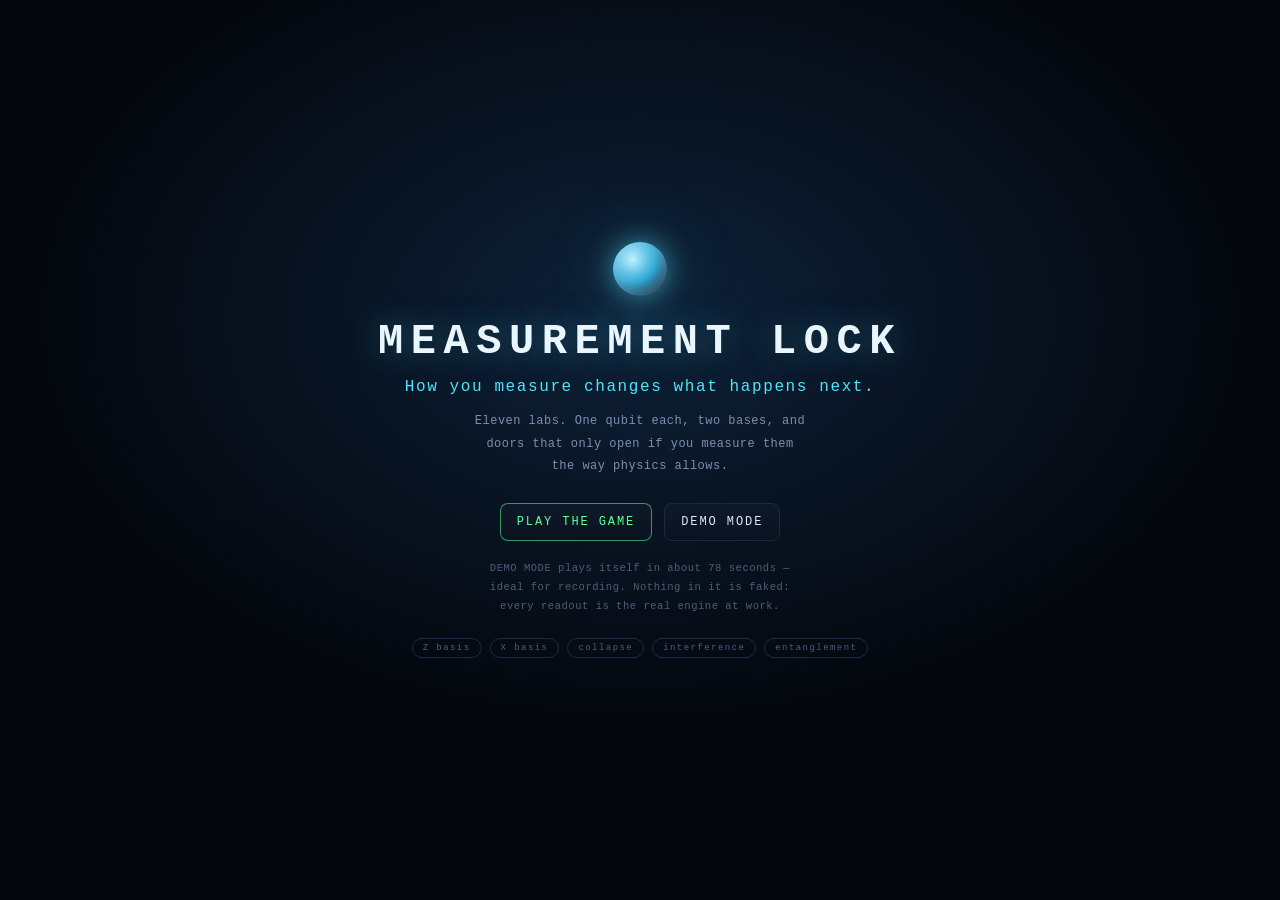
<file: index.html>
<!DOCTYPE html>
<html lang="en">
<head>
<meta charset="utf-8">
<meta name="viewport" content="width=device-width, initial-scale=1">
<title>MEASUREMENT LOCK</title>
<meta name="description" content="A quantum measurement puzzle lab. Learn basis, collapse and superposition by playing.">
<link rel="stylesheet" href="style.css">
</head>
<body>
<div id="app">

  <header id="topbar">
    <div class="brand"><span class="brand-mark"></span>MEASUREMENT&nbsp;LOCK</div>
    <div id="level-title">LAB 01 &middot; FIRST LOCK</div>
    <div id="level-dots" class="dots"></div>
    <button id="btn-demo" class="btn btn-demo btn-sm">DEMO MODE</button>
  </header>

  <main id="main">

    <section id="stage-wrap">
      <div id="stage-head">
        <span id="level-intro"></span>
        <span id="lab-stats" class="stats"></span>
      </div>

      <div id="stage">
        <canvas id="fx"></canvas>
        <div id="room"></div>
        <div id="toast" class="toast"></div>
        <div id="overlay" class="overlay"></div>
      </div>

      <div id="controlbar">
        <div class="measure-group">
          <span class="target-tag">—</span>
          <button id="btn-measure-z" class="btn btn-z">
            <span class="btn-key">Z</span>
            <span class="btn-label">MEASURE Z</span>
            <span class="btn-sub"></span>
          </button>
          <button id="btn-measure-x" class="btn btn-x">
            <span class="btn-key">X</span>
            <span class="btn-label">MEASURE X</span>
            <span class="btn-sub"></span>
          </button>
        </div>
        <div class="nav-group">
          <button id="btn-prev" class="btn btn-ghost">PREV LAB</button>
          <button id="btn-reset" class="btn btn-ghost">RESET LEVEL</button>
          <button id="btn-next" class="btn btn-accent" disabled>NEXT LEVEL</button>
        </div>
      </div>

      <div id="keyhint">
        keys &nbsp;<b>z</b> measure Z &nbsp; <b>x</b> measure X &nbsp; <b>1-9</b> pick node &nbsp;
        <b>h</b> H gate &nbsp; <b>g</b> phase &nbsp; <b>u</b> re-init &nbsp; <b>r</b> reset &nbsp; <b>n</b> next
      </div>
    </section>

    <aside id="panel">
      <section class="card">
        <h2>LOCK CONDITIONS <span id="objectives-count" class="head-tag"></span></h2>
        <ol id="objective-list" class="objectives"></ol>
      </section>

      <section class="card">
        <h2>QUBIT READOUT</h2>
        <div id="readout" class="readout"></div>
      </section>

      <section class="card card-grow">
        <h2>MEASUREMENT HISTORY</h2>
        <div class="history-wrap">
          <ol id="history" class="history"></ol>
        </div>
      </section>
    </aside>

  </main>
</div>

<!-- main menu: the way into the game and into Demo Mode -->
<div id="title-screen" class="title-screen">
  <div class="title-inner">
    <div class="title-mark"></div>
    <h1>MEASUREMENT LOCK</h1>
    <p class="title-sub">How you measure changes what happens next.</p>
    <p class="title-blurb">
      Eleven labs. One qubit each, two bases, and doors that only open if you
      measure them the way physics allows.
    </p>
    <div class="title-actions">
      <button id="title-play" class="btn btn-accent btn-lg">PLAY THE GAME</button>
      <button id="title-demo" class="btn btn-demo btn-lg">DEMO MODE</button>
    </div>
    <p class="title-hint">
      DEMO MODE plays itself in about 78 seconds &mdash; ideal for recording.
      Nothing in it is faked: every readout is the real engine at work.
    </p>
    <div class="title-meta">
      <span>Z basis</span><span>X basis</span><span>collapse</span>
      <span>interference</span><span>entanglement</span>
    </div>
  </div>
</div>

<!-- Demo Mode stage chrome: caption bar, progress rail and the title card -->
<div id="demo" class="demo">
  <div id="demo-caption" class="demo-caption">
    <span id="demo-scene" class="demo-scene"></span>
    <span id="demo-line" class="demo-line"></span>
  </div>
  <div class="demo-rail">
    <span class="demo-rail-tag">DEMO MODE</span>
    <div id="demo-bar" class="demo-bar"></div>
    <span id="demo-clock" class="demo-clock">0:00 / 1:10</span>
  </div>
  <div id="demo-card" class="demo-card"></div>
</div>

<script src="quantum/qubit.js"></script>
<script src="quantum/register.js"></script>
<script src="game/gameState.js"></script>
<script src="game/levels.js"></script>
<script src="game/puzzle.js"></script>
<script src="ui/bloch.js"></script>
<script src="ui/renderer.js"></script>
<script src="ui/controls.js"></script>
<script src="ui/demo.js"></script>
<script src="main.js"></script>
</body>
</html>
</file>
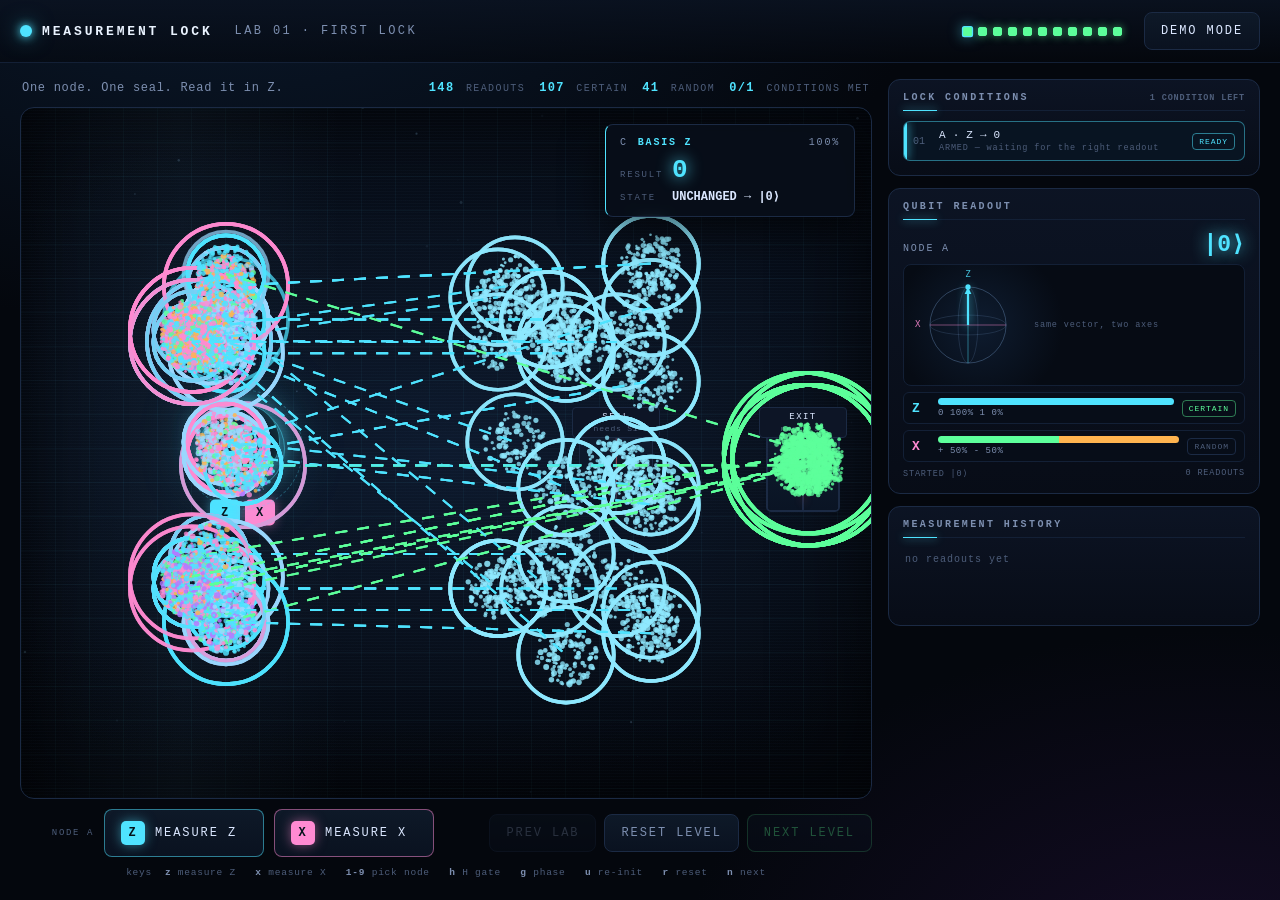
<file: tests/browserCheck.html>
<!DOCTYPE html>
<html lang="en">
<head>
<meta charset="utf-8">
<title>MEASUREMENT LOCK &middot; browser check</title>
<link rel="stylesheet" href="../style.css">
<style>
  /* the result block is appended at the very end of the body */
  #harness-out { white-space: pre-wrap; position: fixed; left: -9999px; }
</style>
</head>
<body>
<!--
  tests/browserCheck.html

  End-to-end browser test. This page mirrors index.html exactly and loads the
  real game, including main.js, then plays every lab by clicking the real
  buttons and dispatching real key events. Results are written into
  #harness-out so a headless browser can read them with --dump-dom.

  Not part of the playable game.
-->
<div id="app">

  <header id="topbar">
    <div class="brand"><span class="brand-mark"></span>MEASUREMENT&nbsp;LOCK</div>
    <div id="level-title">LAB 01 &middot; FIRST LOCK</div>
    <div id="level-dots" class="dots"></div>
    <button id="btn-demo" class="btn btn-demo btn-sm">DEMO MODE</button>
  </header>

  <main id="main">

    <section id="stage-wrap">
      <div id="stage-head">
        <span id="level-intro"></span>
        <span id="lab-stats" class="stats"></span>
      </div>

      <div id="stage">
        <canvas id="fx"></canvas>
        <div id="room"></div>
        <div id="toast" class="toast"></div>
        <div id="overlay" class="overlay"></div>
      </div>

      <div id="controlbar">
        <div class="measure-group">
          <span class="target-tag">—</span>
          <button id="btn-measure-z" class="btn btn-z">
            <span class="btn-key">Z</span>
            <span class="btn-label">MEASURE Z</span>
            <span class="btn-sub"></span>
          </button>
          <button id="btn-measure-x" class="btn btn-x">
            <span class="btn-key">X</span>
            <span class="btn-label">MEASURE X</span>
            <span class="btn-sub"></span>
          </button>
        </div>
        <div class="nav-group">
          <button id="btn-prev" class="btn btn-ghost">PREV LAB</button>
          <button id="btn-reset" class="btn btn-ghost">RESET LEVEL</button>
          <button id="btn-next" class="btn btn-accent" disabled>NEXT LEVEL</button>
        </div>
      </div>

      <div id="keyhint">
        keys &nbsp;<b>z</b> measure Z &nbsp; <b>x</b> measure X &nbsp; <b>1-9</b> pick node &nbsp;
        <b>h</b> H gate &nbsp; <b>g</b> phase &nbsp; <b>u</b> re-init &nbsp; <b>r</b> reset &nbsp; <b>n</b> next
      </div>
    </section>

    <aside id="panel">
      <section class="card">
        <h2>LOCK CONDITIONS <span id="objectives-count" class="head-tag"></span></h2>
        <ol id="objective-list" class="objectives"></ol>
      </section>

      <section class="card">
        <h2>QUBIT READOUT</h2>
        <div id="readout" class="readout"></div>
      </section>

      <section class="card card-grow">
        <h2>MEASUREMENT HISTORY</h2>
        <div class="history-wrap">
          <ol id="history" class="history"></ol>
        </div>
      </section>
    </aside>

  </main>
</div>

<div id="title-screen" class="title-screen">
  <div class="title-inner">
    <div class="title-mark"></div>
    <h1>MEASUREMENT LOCK</h1>
    <p class="title-sub">How you measure changes what happens next.</p>
    <div class="title-actions">
      <button id="title-play" class="btn btn-accent btn-lg">PLAY THE GAME</button>
      <button id="title-demo" class="btn btn-demo btn-lg">DEMO MODE</button>
    </div>
  </div>
</div>

<div id="demo" class="demo">
  <div id="demo-caption" class="demo-caption">
    <span id="demo-scene" class="demo-scene"></span>
    <span id="demo-line" class="demo-line"></span>
  </div>
  <div class="demo-rail">
    <span class="demo-rail-tag">DEMO MODE</span>
    <div id="demo-bar" class="demo-bar"></div>
    <span id="demo-clock" class="demo-clock">0:00 / 1:10</span>
  </div>
  <div id="demo-card" class="demo-card"></div>
</div>

<script src="../quantum/qubit.js"></script>
<script src="../quantum/register.js"></script>
<script src="../game/gameState.js"></script>
<script src="../game/levels.js"></script>
<script src="../game/puzzle.js"></script>
<script src="../ui/bloch.js"></script>
<script src="../ui/renderer.js"></script>
<script src="../ui/controls.js"></script>
<script src="../ui/demo.js"></script>
<script src="../main.js"></script>

<script>
(function () {
  var lines = []
  var errors = []
  var passes = 0
  var fails = 0

  function log (s) { lines.push(s) }
  function ok (cond, label, detail) {
    if (cond) { passes++; log('  PASS  ' + label) }
    else { fails++; log('  FAIL  ' + label + (detail ? '  -> ' + detail : '')) }
  }
  function flush () {
    var out = document.getElementById('harness-out')
    if (!out) { out = document.createElement('pre'); out.id = 'harness-out' }
    out.textContent = '\n@@RESULT@@\n' + lines.join('\n') + '\n@@END@@\n'
    if (!out.parentNode) document.body.appendChild(out)
    document.title = (fails === 0 && errors.length === 0) ? 'CHECK-PASS' : 'CHECK-FAIL'
  }
  window.onerror = function (msg, src, line) {
    errors.push('window.onerror: ' + msg + ' @' + src + ':' + line)
    log('  ! window.onerror: ' + msg + ' @' + src + ':' + line)
    flush()
  }
  window.addEventListener('unhandledrejection', function (e) {
    errors.push('unhandledrejection: ' + e.reason)
    flush()
  })

  try {
    var ML = window.MEASUREMENT_LOCK
    var game = ML.game
    var puzzle = ML.puzzle
    var renderer = ML.renderer
    var LEVELS = ML.levels
    var KET = ML.quantum.KET

    log('MEASUREMENT LOCK - in-browser check (real index.html wiring, real main.js)')

    /* ------------------------------------------------ 0. main menu */

    log('')
    log('0. Main menu')
    ok(document.getElementById('title-screen').className.indexOf('is-live') !== -1,
      'the main menu is up at boot')
    ok(document.body.className.indexOf('menu-open') !== -1, 'and the menu blocks stray key presses')
    ok(/MEASUREMENT LOCK/.test(document.querySelector('.title-inner').textContent),
      'the menu names the game')
    ok(/PLAY THE GAME/.test(document.getElementById('title-play').textContent),
      'the menu offers PLAY THE GAME')
    ok(/DEMO MODE/.test(document.getElementById('title-demo').textContent),
      'the menu offers DEMO MODE')
    ok(document.getElementById('btn-demo') !== null, 'the top bar also has a DEMO MODE button')

    var menuIndex = game.index
    document.getElementById('title-play').click()
    ok(document.getElementById('title-screen').className.indexOf('is-live') === -1,
      'PLAY THE GAME closes the menu')
    ok(document.body.className.indexOf('menu-open') === -1, 'and unblocks the keyboard')
    ok(game.index === menuIndex, 'closing the menu does not move the player')

    // and the menu can be reopened from the top bar
    document.getElementById('btn-demo').click()
    ok(ML.demo !== null && ML.demo !== undefined, 'DEMO MODE is wired up')
    ok(ML.demo.running, 'the top bar button starts the demo')
    ok(document.body.className.indexOf('demo-mode') !== -1, 'demo mode body class is set')
    ML.demo.stop()
    ok(!ML.demo.running, 'the demo can be stopped')
    ok(document.body.className.indexOf('demo-mode') === -1, 'and demo mode class clears')
    ok(game.index === menuIndex, 'stopping the demo puts the player back where they were')

    /* ------------------------------------------------ input helpers */

    function q (sel) { return document.querySelector(sel) }
    function nodeEl (id) { return q('.qnode[data-node="' + id + '"]') }
    function deviceEl (id) { return q('[data-device="' + id + '"]') }
    function switchEl (id) { return q('[data-switch="' + id + '"]') }

    function clickNode (id) { nodeEl(id).click() }

    function clickMeasure (id, basis) {
      clickNode(id)
      var b = nodeEl(id).querySelector('.mbtn-' + basis.toLowerCase())
      if (b.disabled) throw new Error('the ' + basis + ' button on node ' + id + ' is disabled')
      b.click()
      return puzzle.qubits[id].lastMeasurement()
    }

    function clickGlobal (basis) {
      var b = document.getElementById('btn-measure-' + basis.toLowerCase())
      if (b.disabled) throw new Error('the global ' + basis + ' button is disabled')
      b.click()
    }

    function clickDevice (id) {
      var e = deviceEl(id)
      if (!e) throw new Error('no device element ' + id)
      if (e.disabled) throw new Error('device ' + id + ' is disabled')
      e.click()
    }

    function clickSwitch (id) {
      var e = switchEl(id)
      if (!e) throw new Error('no switch element ' + id)
      e.click()
    }

    function key (k) {
      window.dispatchEvent(new KeyboardEvent('keydown', { key: k, bubbles: true, cancelable: true }))
    }

    function state (id) { return puzzle.qubits[id].getState() }

    var PLANS = {
      1: function () { clickMeasure('A', 'Z') },
      2: function () { clickMeasure('A', 'Z'); clickMeasure('B', 'Z') },
      3: function () { clickMeasure('A', 'X'); clickMeasure('B', 'Z') },
      4: function () { clickMeasure('A', 'X'); clickMeasure('A', 'X'); clickMeasure('B', 'Z'); clickMeasure('B', 'Z') },
      5: function () {
        clickMeasure('A', 'X'); clickMeasure('A', 'Z'); clickMeasure('A', 'Z')
        clickMeasure('B', 'X'); clickMeasure('B', 'X')
      },
      6: function () {
        clickMeasure('A', 'Z'); clickMeasure('A', 'X'); clickMeasure('A', 'X')
        clickMeasure('B', 'Z'); clickMeasure('B', 'Z'); clickMeasure('B', 'X'); clickMeasure('B', 'X')
      },
      7: function () {
        clickMeasure('C', 'Z'); clickSwitch('BUS'); clickDevice('H_B')
        clickMeasure('B', 'X'); clickDevice('P_B'); clickMeasure('B', 'X')
        clickMeasure('A', 'Z'); clickMeasure('A', 'Z')
      },
      8: function () {
        clickMeasure('A', 'Z'); clickSwitch('BUS'); clickDevice('H_C'); clickMeasure('C', 'X')
        clickDevice('H_B'); clickMeasure('B', 'X'); clickDevice('P_B'); clickMeasure('B', 'X')
        clickMeasure('A', 'X'); clickMeasure('A', 'X'); clickMeasure('C', 'Z'); clickMeasure('C', 'Z')
      },
      9: function () {
        clickDevice('H_A'); clickDevice('P_A'); clickDevice('H_A')
        clickMeasure('A', 'Z'); clickDevice('H_B')
      },
      10: function () {
        clickMeasure('A', 'Z'); clickMeasure('B', 'Z')
        clickDevice('RP')
        clickMeasure('A', 'X'); clickMeasure('B', 'X')
      },
      11: function () {
        clickDevice('SV_A'); clickMeasure('A', 'Z')
        clickDevice('SV_B'); clickMeasure('B', 'Z')
      }
    }

    /* ------------------------------------------------ 1. lab 1 */

    log('')
    log('1. Boot and the first readout')
    ok(!!ML, 'main.js exposed the game handles')
    ok(/LAB 01/.test(document.getElementById('level-title').textContent), 'the header shows LAB 01')
    ok(nodeEl('A') !== null, 'node A is drawn')
    ok(q('.qnode .qnode-ket').textContent === KET['0'], 'node A displays ' + KET['0'],
      q('.qnode .qnode-ket').textContent)
    ok(document.querySelectorAll('.door').length === 2, 'both doors are drawn')
    ok(q('#readout .ro-row') !== null, 'the readout panel drew its probability rows')
    ok(q('#objective-list .obj') !== null, 'the objective panel drew a row')
    ok(document.getElementById('btn-reset') !== null, 'RESET LEVEL exists')
    ok(document.getElementById('btn-next') !== null, 'NEXT LEVEL exists')
    ok(document.getElementById('btn-measure-z').textContent.indexOf('MEASURE Z') !== -1,
      'the MEASURE Z button is labelled')
    ok(document.getElementById('btn-measure-x').textContent.indexOf('MEASURE X') !== -1,
      'the MEASURE X button is labelled')

    var m = clickMeasure('A', 'Z')
    ok(m.result === '0', 'MEASURE Z on |0\u27e9 returns 0', m.result)
    ok(Math.abs(m.probability - 1) < 1e-9, 'the readout reports 100%', String(m.probability))
    ok(state('A') === '0', 'node A is still |0\u27e9 after the readout')
    ok(document.querySelectorAll('.door.is-open').length === 2, 'both doors opened')
    ok(puzzle.complete, 'lab 1 is complete after one readout')
    ok(q('#overlay.is-live') !== null, 'the completion overlay appeared')
    ok(q('#toast.is-live') !== null, 'the measurement readout toast appeared')
    ok(/BASIS Z/.test(document.getElementById('toast').textContent), 'the toast names the basis')
    ok(/RESULT/.test(document.getElementById('toast').textContent), 'the toast names the result')
    ok(q('#history .hist') !== null, 'the history panel recorded the readout')
    ok(document.getElementById('btn-next').disabled === false, 'NEXT LEVEL became enabled')

    /* ------------------------------------------------ 2. reset */

    log('')
    log('2. Reset')
    document.getElementById('btn-reset').click()
    ok(!puzzle.complete, 'reset closed the exit')
    ok(state('A') === '0', 'reset restored |0\u27e9')
    ok(document.querySelectorAll('.door.is-open').length === 0, 'reset shut the doors')
    ok(document.querySelectorAll('#history .hist').length === 0, 'reset cleared the history panel')
    ok(q('#overlay.is-live') === null, 'reset dismissed the overlay')
    ok(document.getElementById('btn-next').disabled === true, 'reset disabled NEXT LEVEL again')

    /* ------------------------------------------------ 3. all labs */

    log('')
    log('3. Every lab, played through the real UI (3 passes each)')
    for (var pass = 0; pass < 3; pass++) {
      for (var i = 0; i < LEVELS.length; i++) {
        var lvl = LEVELS[i]
        if (game.index !== i) game.goTo(i, 'test')
        ok(puzzle.def === lvl, 'pass ' + (pass + 1) + ' lab ' + lvl.id + ' loaded its own room',
          puzzle.def && puzzle.def.name)

        var before = puzzle.events.length
        PLANS[lvl.id]()
        var added = puzzle.events.length - before

        ok(puzzle.complete, 'pass ' + (pass + 1) + ' lab ' + lvl.id + ' (' + lvl.name + ') opens its exit (' + added + ' actions)',
          JSON.stringify(puzzle.lockList().filter(function (l) { return !l.satisfied }).map(function (l) { return l.id })))
        ok(document.getElementById('level-title').textContent.indexOf('LAB ' + String(lvl.id).padStart(2, '0')) !== -1,
          'pass ' + (pass + 1) + ' lab ' + lvl.id + ' header updated')
        ok(document.querySelectorAll('#objective-list .obj').length === lvl.locks.length,
          'pass ' + (pass + 1) + ' lab ' + lvl.id + ' objective list has ' + lvl.locks.length + ' rows')
        ok(document.querySelectorAll('#objective-list .obj.is-done').length === lvl.locks.length,
          'pass ' + (pass + 1) + ' lab ' + lvl.id + ' every objective is marked satisfied')
        ok(document.querySelectorAll('.door.is-open').length > 0,
          'pass ' + (pass + 1) + ' lab ' + lvl.id + ' doors are visibly open')
        ok(document.querySelectorAll('#history .hist').length === added,
          'pass ' + (pass + 1) + ' lab ' + lvl.id + ' history panel lists all ' + added + ' events')
        ok(q('#overlay.is-live') !== null,
          'pass ' + (pass + 1) + ' lab ' + lvl.id + ' completion overlay shown')

        var ovNext = document.getElementById('ov-next')
        ok(ovNext !== null, 'pass ' + (pass + 1) + ' lab ' + lvl.id + ' overlay has a continue button')
      }
    }

    /* ------------------------------------------------ 4. physics in the DOM */

    log('')
    log('4. Physics observed through the DOM')
    game.goTo(0, 'test')
    document.getElementById('btn-reset').click()
    clickNode('A')
    var ro0 = document.getElementById('readout').textContent
    ok(/CERTAIN/.test(ro0), 'the readout panel calls |0\u27e9 in Z CERTAIN')
    ok(/RANDOM/.test(ro0), 'the readout panel calls |0\u27e9 in X RANDOM')

    var x1 = clickMeasure('A', 'X')
    ok(Math.abs(x1.probability - 0.5) < 1e-9, 'MEASURE X on |0\u27e9 reports 50%', String(x1.probability))
    ok(nodeEl('A').querySelector('.qnode-ket').textContent === KET[x1.result],
      'the node now displays ' + KET[x1.result], nodeEl('A').querySelector('.qnode-ket').textContent)
    var ro1 = document.getElementById('readout').textContent
    ok(/CERTAIN/.test(ro1), 'after collapse the X row is CERTAIN again')
    ok(/RANDOM/.test(ro1), 'after collapse the Z row is RANDOM again')

    var x2 = clickMeasure('A', 'X')
    ok(x2.result === x1.result, 'the repeated X readout repeats the first', x1.result + ' then ' + x2.result)
    ok(Math.abs(x2.probability - 1) < 1e-9, 'the repeated X readout reports 100%', String(x2.probability))

    var z1 = clickMeasure('A', 'Z')
    ok(Math.abs(z1.probability - 0.5) < 1e-9, 'switching back to Z reports 50%', String(z1.probability))
    var z2 = clickMeasure('A', 'Z')
    ok(z2.result === z1.result && Math.abs(z2.probability - 1) < 1e-9,
      'the repeated Z readout repeats and reports 100%')

    // 50/50 really is 50/50 in the shipped build
    game.goTo(0, 'test')
    var plus = 0
    var minus = 0
    for (var t = 0; t < 600; t++) {
      var tmp = new ML.quantum.Qubit('0')
      if (tmp.measureX() === '+') plus++; else minus++
    }
    ok(plus > 220 && minus > 220, '600 X readouts on |0\u27e9 land near 50/50',
      '+=' + plus + ' -=' + minus)

    /* ------------------------------------------------ 5. power and gating */

    log('')
    log('5. Power bus and blocked interaction')
    game.goTo(7, 'test')
    ok(nodeEl('B').querySelector('.mbtn-z').disabled === true, 'unpowered node B has disabled readout buttons')
    ok(nodeEl('B').className.indexOf('is-locked') !== -1, 'unpowered node B is drawn locked')
    ok(deviceEl('H_B').disabled === true, 'unpowered devices are disabled')
    ok(switchEl('BUS').className.indexOf('is-enabled') === -1, 'the bus switch starts disabled')
    clickMeasure('A', 'Z')
    ok(switchEl('BUS').className.indexOf('is-enabled') !== -1, 'the bus switch arms once its condition is met')
    clickSwitch('BUS')
    ok(nodeEl('B').className.indexOf('is-locked') === -1, 'the bus switch powers node B')
    ok(nodeEl('B').querySelector('.mbtn-z').disabled === false, 'node B readouts are enabled')
    ok(!deviceEl('H_B').disabled, 'node B devices are enabled')

    /* ------------------------------------------------ 5b. lab 9 interference */

    log('')
    log('5b. Lab 9: preparing is certain, peeking is not')
    game.goTo(8, 'test')
    ok(/INTERFERENCE/.test(document.getElementById('level-title').textContent),
      'lab 9 loads', document.getElementById('level-title').textContent)
    ok(document.querySelectorAll('#objective-list .obj').length === 5,
      'lab 9 shows five conditions',
      String(document.querySelectorAll('#objective-list .obj').length))
    ok(nodeEl('A').querySelector('.qnode-ket').textContent === KET['0'],
      'lab 9 node A starts at |0\u27e9')

    clickDevice('H_A')
    ok(nodeEl('A').querySelector('.qnode-ket').textContent === KET['+'],
      'the H gate shows |+\u27e9 on the node')
    ok(document.querySelectorAll('#objective-list .obj.is-done').length === 1,
      'the state lock fired from the gate alone',
      String(document.querySelectorAll('#objective-list .obj.is-done').length))
    ok(/AWAITING STATE \|\u2212\u27e9/.test(document.getElementById('objective-list').textContent),
      'the next condition announces the ket it wants',
      document.getElementById('objective-list').textContent.slice(0, 60))

    clickDevice('P_A')
    ok(nodeEl('A').querySelector('.qnode-ket').textContent === KET['-'],
      'the phase inverter shows the minus ket')
    clickDevice('H_A')
    ok(nodeEl('A').querySelector('.qnode-ket').textContent === KET['1'],
      'the second H gate lands on |1\u27e9')
    ok(document.querySelectorAll('#objective-list .obj.is-done').length === 3,
      'all three state locks fired from gates alone')
    ok(/100%/.test(document.getElementById('readout').textContent),
      'the readout shows that |1\u27e9 is certain')

    // now peek at a fresh superposition and watch the certainty disappear
    document.getElementById('btn-reset').click()
    clickDevice('H_A')
    var beforePeek = document.getElementById('readout').textContent
    clickMeasure('A', 'Z')
    ok(/RANDOM/.test(document.getElementById('readout').textContent),
      'after reading |+\u27e9 the readout is random again',
      beforePeek.slice(0, 40) + ' -> ' + document.getElementById('readout').textContent.slice(0, 40))
    ok(nodeEl('A').querySelector('.qnode-ket').textContent !== KET['+'],
      'the node is no longer a superposition')

    /* ------------------------------------------------ 5c. lab 10 correlation */

    log('')
    log('5c. Lab 10: correlation between two qubits')
    game.goTo(9, 'test')
    ok(/CORRELATION/.test(document.getElementById('level-title').textContent),
      'lab 10 loads', document.getElementById('level-title').textContent)
    ok(document.querySelectorAll('.qnode').length === 2, 'lab 10 draws two nodes',
      String(document.querySelectorAll('.qnode').length))
    ok(nodeEl('A').querySelector('.qnode-ket').textContent === 'MIXED',
      'an entangled qubit is drawn as MIXED, not given a fake ket',
      nodeEl('A').querySelector('.qnode-ket').textContent)
    ok(/ENTANGLED/.test(document.getElementById('level-intro').textContent) ||
      /coin flip/.test(document.getElementById('level-intro').textContent),
      'the room names the situation', document.getElementById('level-intro').textContent)

    clickNode('A')
    ok(/RANDOM/.test(document.getElementById('readout').textContent),
      'each qubit alone is a coin flip in Z')
    clickDevice('RP')
    ok(/ENTANGLED/.test(document.getElementById('room').textContent) === false,
      'the room does not spell out the answer')

    var a1 = clickMeasure('A', 'Z')
    ok(Math.abs(a1.probability - 0.5) < 1e-9, 'the first readout is genuinely random',
      String(a1.probability))
    clickNode('B')
    var b1 = clickMeasure('B', 'Z')
    ok(b1.result === a1.result, 'the second qubit repeats the first',
      a1.result + ' then ' + b1.result)
    ok(Math.abs(b1.probability - 1) < 1e-9, 'and it was certain the whole time', String(b1.probability))
    ok(document.querySelectorAll('#objective-list .obj.is-done').length >= 2,
      'the two correlation conditions are satisfied')

    clickDevice('RP')
    var a2 = clickMeasure('A', 'X')
    ok(Math.abs(a2.probability - 0.5) < 1e-9, 'in X the first readout is random too',
      String(a2.probability))
    var b2 = clickMeasure('B', 'X')
    ok(b2.result === a2.result, 'and in X the pair still never disagrees',
      a2.result + ' then ' + b2.result)
    ok(puzzle.complete, 'lab 10 completes through the real UI')

    /* ------------------------------------------------ 5d. lab 11 spectrometer */

    log('')
    log('5d. Lab 11: evidence costs the sample')
    game.goTo(10, 'test')
    ok(/SURVEY/.test(document.getElementById('level-title').textContent),
      'lab 11 loads', document.getElementById('level-title').textContent)
    ok(document.querySelector('[data-device="SV_A"]') !== null, 'lab 11 draws the spectrometer')
    ok(nodeEl('A').querySelector('.qnode-ket').textContent === KET['+'],
      'the sample starts at |+\u27e9')

    clickDevice('SV_A')
    var toastText = document.getElementById('toast').textContent
    ok(/SPECTROMETER Z/.test(toastText), 'the toast names the instrument and the basis', toastText.slice(0, 50))
    ok(/12 READOUTS/.test(toastText), 'the toast says how many readouts it took')
    ok(/collapsed/.test(toastText), 'the toast admits the sample was spent', toastText.slice(-40))
    ok(document.querySelectorAll('.survey-col').length === 2, 'a two-bar histogram is drawn')
    var sum = Array.prototype.map.call(document.querySelectorAll('.survey-count'), function (e) {
      return parseInt(e.textContent, 10)
    }).reduce(function (a, b) { return a + b }, 0)
    ok(sum === 12, 'the histogram counts all twelve readouts', String(sum))
var ketAfter = nodeEl('A').querySelector('.qnode-ket').textContent
    ok(ketAfter === KET['0'] || ketAfter === KET['1'],
      'the sample is left in a collapsed state', ketAfter)

    var afterSurvey = clickMeasure('A', 'Z')
    ok(Math.abs(afterSurvey.probability - 1) < 1e-9,
      'the readout right after the survey is certain, because the state was already fixed',
      String(afterSurvey.probability))

    clickDevice('SV_B')
    clickMeasure('B', 'Z')
    ok(puzzle.complete, 'lab 11 completes through the real UI')

    /* ------------------------------------------------ 6. keyboard and nav */

    log('')
    log('6. Keyboard and nav buttons')
    game.goTo(0, 'test')
    document.getElementById('btn-reset').click()
    clickNode('A')
    ok(puzzle.selected === 'A', 'clicking a node selects it')

    var n0 = puzzle.events.length
    key('z')
    ok(puzzle.events.length === n0 + 1, 'the Z key measures the selected node',
      'events ' + n0 + ' -> ' + puzzle.events.length + ', selected=' + puzzle.selected)
    var n1 = puzzle.events.length
    key('x')
    ok(puzzle.events.length === n1 + 1, 'the X key measures the selected node',
      'events ' + n1 + ' -> ' + puzzle.events.length)

    game.goTo(1, 'test')
    key('1')
    ok(puzzle.selected === 'A', 'number keys pick a node')
    key('q')
    ok(puzzle.selected === 'B', 'q cycles to the next node')

    game.goTo(6, 'test')
    clickMeasure('C', 'Z')
    clickSwitch('BUS')
    puzzle.select('B')
    var g0 = puzzle.devices['H_B'].uses
    key('h')
    ok(puzzle.devices['H_B'].uses === g0 + 1, 'h fires the H gate on the selected node',
      'uses ' + g0 + ' -> ' + puzzle.devices['H_B'].uses + ', selected=' + puzzle.selected)
    var p0 = puzzle.devices['P_B'].uses
    key('g')
    ok(puzzle.devices['P_B'].uses === p0 + 1, 'g fires the phase inverter on the selected node',
      'uses ' + p0 + ' -> ' + puzzle.devices['P_B'].uses)
    puzzle.select('A')
    var u0 = puzzle.devices['RV_A'].uses
    key('u')
    ok(puzzle.devices['RV_A'].uses === u0 + 1, 'u fires the re-init coil on the selected node')

    game.goTo(0, 'test')
    document.getElementById('btn-reset').click()
    clickMeasure('A', 'Z')
    ok(document.getElementById('btn-next').disabled === false, 'NEXT LEVEL is enabled once clear')
    document.getElementById('btn-next').click()
    ok(game.index === 1, 'NEXT LEVEL advances the run')
    ok(document.getElementById('btn-prev').disabled === false, 'PREV LAB is enabled')
    document.getElementById('btn-prev').click()
    ok(game.index === 0, 'PREV LAB steps back')
    ok(document.getElementById('btn-prev').disabled === true, 'PREV LAB is disabled on lab 1')

    /* ------------------------------------------------ 7. final message */

    log('')
    log('7. Final message')
    game.goTo(7, 'test')
    document.getElementById('btn-reset').click()
    PLANS[8]()
    ok(puzzle.complete, 'lab 8 is completable through the UI')
    var ovText = document.getElementById('overlay').textContent
    ok(/VAULT OPEN/.test(ovText), 'the final overlay announces the vault opening', ovText.slice(0, 60))
    ok(/How you measure matters/.test(ovText), 'the final message is shown')
    ok(/MEASUREMENT LOCK \u00b7 VAULT OPEN/.test(ovText), 'the final overlay is marked open')
    ok(/An annex is still open beyond the vault/.test(ovText), 'the finale points on to the annex')
    ok(!/quiz|question|answer the following|tell me what/i.test(ovText), 'there is no quiz on the final screen')
    ok(/\d+\/\d+/.test(ovText), 'the final screen reports lab progress', ovText.slice(0, 90))

    /* ------------------------------------------------ 8. renderer */

    log('')
    log('8. Renderer')
    ok(renderer.w > 100 && renderer.h > 100, 'the canvas has a real size', renderer.w + 'x' + renderer.h)
    ok(document.querySelectorAll('.device').length === 7, 'lab 8 draws all seven devices',
      String(document.querySelectorAll('.device').length))
    ok(document.querySelectorAll('.switch').length === 1, 'lab 8 draws the vault bus')
    ok(document.querySelectorAll('.qnode').length === 3, 'lab 8 draws three nodes')
    ok(document.querySelectorAll('.dot').length === LEVELS.length, 'the progress rail has one dot per lab')

    log('')
    log('8b. Bloch sphere')
    game.goTo(0, 'test')
    document.getElementById('btn-reset').click()
    clickNode('A')
    var bc = document.querySelector('.ro-bloch')
    ok(bc !== null, 'the Bloch sphere is drawn in the readout panel')
    ok(bc && bc.width > 0 && bc.height > 0, 'the sphere canvas has a real size',
      bc ? bc.width + 'x' + bc.height : 'missing')

    var vec = ML.ui.blochVector
    var q0 = new ML.quantum.Qubit('0')
    var q1 = new ML.quantum.Qubit('1')
    var qp = new ML.quantum.Qubit('+')
    var qm = new ML.quantum.Qubit('-')
    function near (a, b) { return Math.abs(a - b) < 1e-9 }

    ok(near(vec(q0).z, 1), '|0\u27e9 points straight up (z = +1)')
    ok(near(vec(q1).z, -1), '|1\u27e9 points straight down (z = -1)')
    ok(near(vec(qp).x, 1), '|+\u27e9 points along +x')
    ok(near(vec(qm).x, -1), '|-\u27e9 points along -x')

    // the projections on the sphere must agree with the Born probabilities
    function agrees (q, basis, res) {
      var v = vec(q)
      var p
      if (basis === 'Z') p = res === '0' ? (v.z + 1) / 2 : (1 - v.z) / 2
      else p = res === '+' ? (v.x + 1) / 2 : (1 - v.x) / 2
      return near(p, q.probability(basis, res))
    }
    ok(agrees(q0, 'Z', '0') && agrees(q0, 'Z', '1'), 'Z projections match P(0) and P(1) for |0\u27e9')
    ok(agrees(qp, 'Z', '0') && agrees(qp, 'Z', '1'), 'Z projections match P(0) and P(1) for |+\u27e9')
    ok(agrees(qp, 'X', '+') && agrees(qp, 'X', '-'), 'X projections match P(+) and P(\u2212) for |+\u27e9')
    ok(agrees(qm, 'X', '+') && agrees(qm, 'X', '-'), 'X projections match P(+) and P(\u2212) for |\u2212\u27e9')

    var gateQ = new ML.quantum.Qubit('0')
    gateQ.hadamard()
    var vg = vec(gateQ)
    ok(near(vg.x, 1) && near(vg.z, 0), 'after H the vector lies on the equator, along +x')
    ok(near((vg.z + 1) / 2, 0.5), 'on the equator the Z basis is a coin flip')
    ok(near((vg.x + 1) / 2, 1), 'but the X basis is certain')

    /* ------------------------------------------------ 8c. saved progress */

    log('')
    log('8c. Progress memory')
    var stored = null
    try { stored = localStorage.getItem('measurement-lock/progress') } catch (e) { stored = null }
    ok(stored !== null, 'progress is written to localStorage', String(stored).slice(0, 60))
    ok(/"completed"/.test(stored || ''), 'it records which labs are cleared')

    // a fresh GameState should pick it back up
    var reloaded = new ML.GameState(LEVELS)
    ok(reloaded.load(), 'a fresh run can read the saved progress')
    ok(reloaded.completed[8] === true, 'and remembers lab 8 as cleared')
    ok(reloaded.index === game.index, 'and returns to the lab the player was on',
      reloaded.index + ' vs ' + game.index)

    // a broken record must not break the game
    localStorage.setItem('measurement-lock/progress', '{not json')
    var broken = new ML.GameState(LEVELS)
    ok(broken.load() === false, 'a corrupt save is rejected quietly')
    ok(broken.index === 0, 'and the game falls back to lab 1')
    ok(new ML.GameState(LEVELS).load() === false || true, 'no save at all is handled')

    localStorage.removeItem('measurement-lock/progress')
    var cleared = new ML.GameState(LEVELS)
    cleared.completed[1] = true
    cleared.save()
    cleared.clearSaved()
    ok(!cleared.load(), 'progress can be cleared on request')

    log('')
    log('passed: ' + passes + '   failed: ' + fails)
    log('runtime errors: ' + errors.length)
    errors.forEach(function (e) { log('  ! ' + e) })

  } catch (e) {
    fails++
    errors.push('threw: ' + (e && e.stack ? e.stack : e))
    log('  FAIL  harness threw: ' + (e && e.message ? e.message : e))
  }

  log('')
  log('passed: ' + passes + '   failed: ' + fails)
  log('runtime errors: ' + errors.length)
  flush()
})()
</script>
</body>
</html>
</file>
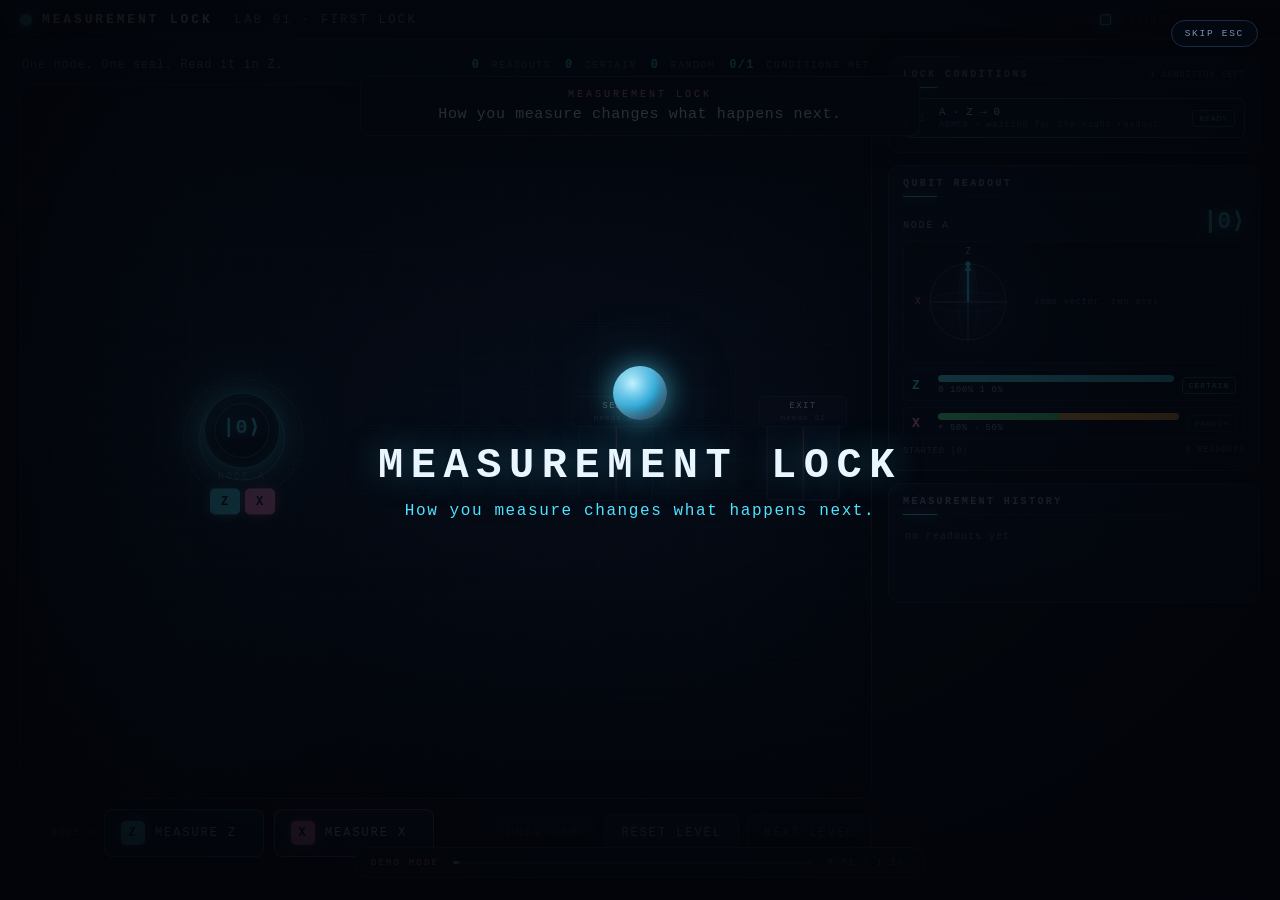
<file: tests/demoCheck.html>
<!DOCTYPE html>
<html lang="en">
<head>
<meta charset="utf-8">
<title>MEASUREMENT LOCK &middot; demo mode check</title>
<link rel="stylesheet" href="../style.css">
<style>#harness-out{position:fixed;left:-9999px}</style>
</head>
<body>
<!--
  tests/demoCheck.html

  Launches the real Demo Mode and observes it. Every measurement the demo
  performs is recorded by wrapping the real renderer's showMeasurement, so the
  assertions below are about what the demo actually did to the engine - not
  about a script we hoped it followed.
-->
<div id="app">
  <header id="topbar">
    <div class="brand"><span class="brand-mark"></span>MEASUREMENT&nbsp;LOCK</div>
    <div id="level-title">LAB 01 &middot; FIRST LOCK</div>
    <div id="level-dots" class="dots"></div>
    <button id="btn-demo" class="btn btn-demo btn-sm">DEMO MODE</button>
  </header>
  <main id="main">
    <section id="stage-wrap">
      <div id="stage-head"><span id="level-intro"></span><span id="lab-stats" class="stats"></span></div>
      <div id="stage">
        <canvas id="fx"></canvas>
        <div id="room"></div>
        <div id="toast" class="toast"></div>
        <div id="overlay" class="overlay"></div>
      </div>
      <div id="controlbar">
        <div class="measure-group">
          <span class="target-tag">—</span>
          <button id="btn-measure-z" class="btn btn-z"><span class="btn-key">Z</span><span class="btn-label">MEASURE Z</span><span class="btn-sub"></span></button>
          <button id="btn-measure-x" class="btn btn-x"><span class="btn-key">X</span><span class="btn-label">MEASURE X</span><span class="btn-sub"></span></button>
        </div>
        <div class="nav-group">
          <button id="btn-prev" class="btn btn-ghost">PREV LAB</button>
          <button id="btn-reset" class="btn btn-ghost">RESET LEVEL</button>
          <button id="btn-next" class="btn btn-accent" disabled>NEXT LEVEL</button>
        </div>
      </div>
      <div id="keyhint">keys</div>
    </section>
    <aside id="panel">
      <section class="card"><h2>LOCK CONDITIONS <span id="objectives-count" class="head-tag"></span></h2><ol id="objective-list" class="objectives"></ol></section>
      <section class="card"><h2>QUBIT READOUT</h2><div id="readout" class="readout"></div></section>
      <section class="card card-grow"><h2>MEASUREMENT HISTORY</h2><div class="history-wrap"><ol id="history" class="history"></ol></div></section>
    </aside>
  </main>
</div>

<div id="title-screen" class="title-screen">
  <div class="title-inner">
    <div class="title-mark"></div>
    <h1>MEASUREMENT LOCK</h1>
    <p class="title-sub">How you measure changes what happens next.</p>
    <div class="title-actions">
      <button id="title-play" class="btn btn-accent btn-lg">PLAY THE GAME</button>
      <button id="title-demo" class="btn btn-demo btn-lg">DEMO MODE</button>
    </div>
  </div>
</div>

<div id="demo" class="demo">
  <div id="demo-caption" class="demo-caption">
    <span id="demo-scene" class="demo-scene"></span>
    <span id="demo-line" class="demo-line"></span>
  </div>
  <div class="demo-rail">
    <span class="demo-rail-tag">DEMO MODE</span>
    <div id="demo-bar" class="demo-bar"></div>
    <span id="demo-clock" class="demo-clock">0:00 / 1:10</span>
  </div>
  <div id="demo-card" class="demo-card"></div>
</div>

<script src="../quantum/qubit.js"></script>
<script src="../quantum/register.js"></script>
<script src="../game/gameState.js"></script>
<script src="../game/levels.js"></script>
<script src="../game/puzzle.js"></script>
<script src="../ui/bloch.js"></script>
<script src="../ui/renderer.js"></script>
<script src="../ui/controls.js"></script>
<script src="../ui/demo.js"></script>
<script src="../main.js"></script>

<script>
(function () {
  var lines = []
  var errors = []
  var passes = 0
  var fails = 0

  function log (s) { lines.push(s) }
  function ok (cond, label, detail) {
    if (cond) { passes++; log('  PASS  ' + label) }
    else { fails++; log('  FAIL  ' + label + (detail ? '  -> ' + detail : '')) }
  }
  function flush () {
    var out = document.getElementById('harness-out')
    if (!out) { out = document.createElement('pre'); out.id = 'harness-out' }
    out.textContent = '\n@@RESULT@@\n' + lines.join('\n') + '\n@@END@@\n'
    if (!out.parentNode) document.body.appendChild(out)
    document.title = (fails === 0 && errors.length === 0) ? 'DEMO-PASS' : 'DEMO-FAIL'
  }
  window.onerror = function (m, s, l) {
    errors.push('window.onerror: ' + m + ' @' + s + ':' + l)
    log('  ! window.onerror: ' + m)
    flush()
  }

  try {
    var ML = window.MEASUREMENT_LOCK
    var renderer = ML.renderer
    var demo = ML.demo
    var game = ML.game
    var puzzle = ML.puzzle

    log('MEASUREMENT LOCK - Demo Mode check')
    log('')

    /* ---------- observe what the demo really does ---------- */

    var measured = []   // every readout the demo triggers, in order
    var scenes = []     // every caption the demo shows, in order
    var titles = []     // every title card, in order
    var levels = []     // every lab the demo loads

    var realShowMeasurement = renderer.showMeasurement.bind(renderer)
    renderer.showMeasurement = function (info) {
      measured.push({
        node: info.nodeId, basis: info.basis, result: info.result,
        p: info.probability, certain: info.certain, ket: info.ket
      })
      return realShowMeasurement(info)
    }

    var realCaption = demo._caption.bind(demo)
    demo._caption = function (scene, line) { scenes.push(scene + ' :: ' + line); return realCaption(scene, line) }

    var realTitle = demo._title.bind(demo)
    demo._title = function (html) {
      titles.push(String(html).replace(/<[^>]*>/g, ' ').replace(/\s+/g, ' ').trim())
      return realTitle(html)
    }

    var realGoto = demo._goto.bind(demo)
    demo._goto = function (id) { levels.push(id); return realGoto(id) }

    /* ---------- the menu exists and works ---------- */

    log('1. Launch')
    ok(document.getElementById('title-screen').className.indexOf('is-live') !== -1,
      'the main menu is showing at boot')
    ok(!!document.getElementById('title-demo'), 'a DEMO MODE button exists on the menu')
    ok(!!document.getElementById('btn-demo'), 'a DEMO MODE button exists in the top bar')

    var before = { index: game.index, completed: JSON.stringify(game.completed) }
    document.getElementById('title-demo').click()
    ok(demo.running, 'DEMO MODE launches from the menu')
    ok(document.body.className.indexOf('demo-mode') !== -1, 'the demo mode body class is set')
    ok(document.getElementById('title-screen').className.indexOf('is-live') === -1,
      'the menu gets out of the way')
    ok(document.getElementById('demo-skip') === null ||
       document.getElementById('demo').className.indexOf('is-live') !== -1,
      'the demo stage chrome is visible')

    // wait for the whole scripted run to finish
    var waited = 0
    function waitForEnd () {
      waited++
      if (demo.running && waited < 4000) { setTimeout(waitForEnd, 30); return }
      report()
    }
    setTimeout(waitForEnd, 60)

    function report () {
      log('')
      log('2. Scenes, as the demo played them')
      var wanted = ['MEASUREMENT LOCK', 'DETERMINISTIC MEASUREMENT', 'PROBABILITY', 'COLLAPSE',
        'BASIS SWITCHING', 'GAMEPLAY', 'MEASUREMENT LOCK']
      var seenScene = scenes.map(function (s) { return s.split(' :: ')[0] })
      wanted.forEach(function (name, w) {
        // scene 1 and scene 7 share the product name, so count them separately
        var hits = seenScene.filter(function (n) {
          return w === 6 ? n === 'MEASUREMENT LOCK' : n.indexOf(name) === 0
        }).length
        if (w === 0) {
          ok(seenScene.some(function (n) { return n.indexOf(name) === 0 }), 'intro shown: ' + name)
        } else if (w === 6) {
          ok(hits >= 2, 'outro shown: ' + name + ' (title card appears again)')
        } else {
          ok(hits >= 1, 'scene shown: ' + name, JSON.stringify(seenScene))
        }
      })
      ok(levels.length >= 5, 'the demo loaded real labs', JSON.stringify(levels))
      ok(measured.length >= 9, 'the demo performed real readouts', measured.length + ' readouts')

      log('')
      log('3. Real quantum behaviour (observed, not scripted)')
      log('         readouts: ' + measured.map(function (m) {
        return m.node + ':' + m.basis + '>' + m.result + '@' + Math.round(m.p * 100) + '%'
      }).join('  '))

      var z = measured[0]
      ok(z && z.basis === 'Z' && z.result === '0', 'scene 2 reads |0> in Z and gets 0',
        JSON.stringify(z))
      ok(z && Math.abs(z.p - 1) < 1e-9, 'and that readout was certain')

      var x1 = measured[1]
      ok(x1 && x1.basis === 'X', 'scene 3 reads the same node in X', JSON.stringify(x1))
      ok(x1 && (x1.result === '+' || x1.result === '-'), 'scene 3 got a real +/- outcome', x1 && x1.result)
      ok(x1 && Math.abs(x1.p - 0.5) < 1e-9, 'scene 3 was a genuine 50/50', x1 && String(x1.p))

      var x2 = measured[2]
      var x3 = measured[3]
      ok(x2 && x2.basis === 'X' && x3 && x3.basis === 'X', 'scene 4 reads X twice')
      ok(x2 && x3 && x2.result === x3.result,
        'scene 4 collapse: the second X readout repeats the first', x2 && x2.result + ' then ' + x3 && x3.result)
      ok(x3 && Math.abs(x3.p - 1) < 1e-9, 'and it was reported as certain')

      var zs = measured[4]
      ok(zs && zs.basis === 'Z', 'scene 5 switches basis to Z', JSON.stringify(zs))
      ok(zs && (zs.result === '0' || zs.result === '1'), 'scene 5 got a real 0 or 1', zs && zs.result)
      ok(zs && Math.abs(zs.p - 0.5) < 1e-9, 'and the switch gave a genuine 50/50', zs && String(zs.p))

      log('')
      log('4. Scene 6 is real gameplay')
      var gameLab = levels.indexOf(4)
      ok(gameLab !== -1, 'the demo loads lab 4 for the gameplay scene', JSON.stringify(levels))
      ok(scenes.some(function (s) { return s.indexOf('GAMEPLAY') === 0 }), 'the gameplay scene is captioned')
      ok(titles.some(function (t) { return /Learn by playing/.test(t) }), 'the outro shows "Learn by playing."')
      ok(titles.some(function (t) { return /isn.t just looking/.test(t) }),
        'the outro shows the closing line')
      ok(titles.some(function (t) { return /PLAY GAME/.test(t) }), 'the outro has a PLAY GAME call to action')
      ok(!/quiz/i.test(titles.join(' ')), 'there is no quiz anywhere in the demo')

      log('')
      log('5. Clean exit')
      ok(!demo.running, 'the demo finished on its own')
      ok(document.body.className.indexOf('demo-mode') === -1, 'demo mode class cleared')
      ok(game.index === before.index, 'the player is put back on the lab they were on',
        game.index + ' vs ' + before.index)
      ok(JSON.stringify(game.completed) === before.completed, 'completed labs are untouched')

      log('')
      log('passed: ' + passes + '   failed: ' + fails)
      log('runtime errors: ' + errors.length)
      errors.forEach(function (e) { log('  ! ' + e) })
      flush()
    }
  } catch (e) {
    fails++
    errors.push('threw: ' + (e && e.stack ? e.stack : e))
    log('  FAIL  harness threw: ' + (e && e.message ? e.message : e))
    flush()
  }

  log('')
  log('passed: ' + passes + '   failed: ' + fails)
  flush()
})()
</script>
</body>
</html>
</file>
<file: style.css>
/* ============================================================
   Main menu
   ============================================================ */

.title-screen {
  position: fixed;
  inset: 0;
  z-index: 60;
  display: grid;
  place-items: center;
  padding: 24px;
  background:
    radial-gradient(900px 600px at 50% 35%, rgba(16,38,64,.85), rgba(3,6,12,.97) 70%),
    rgba(3,6,12,.96);
  backdrop-filter: blur(6px);
  opacity: 0;
  pointer-events: none;
  transition: opacity .4s ease;
}

.title-screen.is-live { opacity: 1; pointer-events: auto; }

.title-inner {
  width: min(640px, 92vw);
  text-align: center;
  animation: riseIn .6s cubic-bezier(.2,.8,.2,1) both;
}

@keyframes riseIn {
  from { opacity: 0; transform: translateY(18px) }
  to   { opacity: 1; transform: translateY(0) }
}

.title-mark,
.demo-mark {
  width: 54px; height: 54px;
  margin: 0 auto 22px;
  border-radius: 50%;
  background: radial-gradient(circle at 36% 32%, #bff2ff, #2ea9d8 45%, #0b3a55 75%);
  box-shadow: 0 0 26px rgba(79,227,255,.55), 0 0 70px rgba(79,227,255,.25), inset 0 0 18px rgba(255,255,255,.35);
  animation: markPulse 2.8s ease-in-out infinite;
}

@keyframes markPulse {
  0%, 100% { transform: scale(.94); opacity: .85 }
  50%      { transform: scale(1.06); opacity: 1 }
}

.title-screen h1,
.demo-title-card h1 {
  margin: 0 0 12px;
  font-size: clamp(26px, 4.6vw, 42px);
  letter-spacing: .18em;
  color: #eaf6ff;
  text-shadow: 0 0 34px rgba(79,227,255,.35);
}

.title-sub,
.demo-sub {
  margin: 0 0 14px;
  font-size: clamp(13px, 1.7vw, 16px);
  letter-spacing: .1em;
  color: var(--z);
}

.demo-sub.big { font-size: clamp(15px, 2.2vw, 21px); color: #dff2ff; line-height: 1.7; }

.title-blurb {
  margin: 0 auto 26px;
  max-width: 46ch;
  font-size: 12px;
  line-height: 1.85;
  color: var(--text-dim);
  letter-spacing: .04em;
}

.title-actions {
  display: flex;
  gap: 12px;
  justify-content: center;
  flex-wrap: wrap;
  margin-bottom: 18px;
}

.btn-lg { padding: 14px 26px; font-size: 13px; letter-spacing: .2em; }

.btn-demo {
  border-color: rgba(255,138,210,.5);
  color: var(--x);
}

.btn-demo:hover:not(:disabled) {
  box-shadow: 0 0 26px rgba(255,138,210,.3);
  border-color: var(--x);
}

.btn-sm { padding: 7px 13px; font-size: 10px; letter-spacing: .18em; }

.title-hint {
  margin: 0 auto 22px;
  max-width: 48ch;
  font-size: 10.5px;
  line-height: 1.8;
  color: var(--text-far);
  letter-spacing: .05em;
}

.title-meta {
  display: flex;
  gap: 8px;
  justify-content: center;
  flex-wrap: wrap;
}

.title-meta span {
  padding: 4px 10px;
  border: 1px solid var(--line);
  border-radius: 999px;
  font-size: 9px;
  letter-spacing: .16em;
  color: var(--text-far);
}

/* ============================================================
   Demo Mode chrome
   ============================================================ */

body.demo-mode #main { filter: saturate(1.05); }
body.demo-mode #btn-demo { display: none; }
body.demo-mode #keyhint { opacity: 0; }

.demo {
  position: fixed;
  inset: 0;
  z-index: 70;
  pointer-events: none;
  opacity: 0;
  transition: opacity .45s ease;
}

.demo.is-live { opacity: 1; }

.demo-caption {
  position: absolute;
  top: 76px;
  left: 50%;
  transform: translateX(-50%);
  display: flex;
  flex-direction: column;
  align-items: center;
  gap: 6px;
  padding: 12px 26px;
  min-width: min(560px, 86vw);
  text-align: center;
  background: rgba(4,8,16,.97);
  border: 1px solid var(--line);
  border-radius: 10px;
  box-shadow: 0 14px 50px rgba(0,0,0,.75), 0 0 0 1px rgba(79,227,255,.08);
}

/* the caption animates transform only: if a recording catches a frame early
   the text must still be fully legible */
.demo-caption.is-flash { animation: capIn .45s ease both; }

@keyframes capIn {
  from { transform: translateX(-50%) translateY(-10px); filter: brightness(1.6) }
  to   { transform: translateX(-50%) translateY(0); filter: brightness(1) }
}

.demo-scene {
  font-size: 10px;
  letter-spacing: .3em;
  color: var(--x);
}

.demo-line {
  font-size: 15px;
  letter-spacing: .04em;
  color: #eaf6ff;
  text-shadow: 0 0 22px rgba(120,200,255,.35);
}

.demo-rail {
  position: absolute;
  left: 50%;
  bottom: 22px;
  transform: translateX(-50%);
  display: flex;
  align-items: center;
  gap: 14px;
  padding: 9px 16px;
  background: rgba(4,8,16,.95);
  border: 1px solid var(--line);
  border-radius: 999px;
  box-shadow: 0 14px 50px rgba(0,0,0,.7);
}

.demo-rail-tag {
  font-size: 9px;
  letter-spacing: .24em;
  color: var(--x);
}

.demo-bar {
  position: relative;
  width: min(360px, 42vw);
  height: 3px;
  border-radius: 2px;
  background: rgba(120,160,210,.18);
  overflow: hidden;
}

.demo-bar-fill {
  height: 100%;
  width: 0;
  border-radius: 2px;
  background: linear-gradient(90deg, var(--z), var(--x));
  box-shadow: 0 0 10px rgba(79,227,255,.6);
  transition: width .3s linear;
}

.demo-clock {
  font-size: 9.5px;
  letter-spacing: .14em;
  color: var(--text-far);
  min-width: 82px;
}

.demo-skip {
  position: absolute;
  top: 20px;
  right: 22px;
  padding: 7px 13px;
  font-family: var(--mono);
  font-size: 9.5px;
  letter-spacing: .18em;
  color: var(--text-dim);
  background: rgba(4,8,16,.9);
  border: 1px solid var(--line);
  border-radius: 999px;
  cursor: pointer;
  pointer-events: auto;
  transition: color .2s ease, border-color .2s ease;
}

.demo-skip:hover { color: #eaf6ff; border-color: var(--text-far); }

.demo-card {
  position: absolute;
  inset: 0;
  display: grid;
  place-items: center;
  pointer-events: none;
}

.demo-card.is-live {
  background: radial-gradient(800px 560px at 50% 45%, rgba(4,9,18,.72), rgba(2,4,9,.94));
  pointer-events: auto;
}

.demo-title-card {
  width: min(680px, 92vw);
  text-align: center;
  animation: riseIn .7s cubic-bezier(.2,.8,.2,1) both;
}

.demo-cta {
  margin: 18px 0 20px;
  font-size: 10px;
  letter-spacing: .2em;
  color: var(--text-far);
}

.demo-play {
  padding: 14px 30px;
  font-family: var(--mono);
  font-size: 12px;
  letter-spacing: .22em;
  color: #04121a;
  background: linear-gradient(180deg, #7dffb6, #2fd47c);
  border: none;
  border-radius: 8px;
  cursor: pointer;
  box-shadow: 0 0 30px rgba(93,255,155,.4);
  transition: transform .14s ease, box-shadow .2s ease;
}

.demo-play:hover { transform: translateY(-2px); box-shadow: 0 0 44px rgba(93,255,155,.6); }

.demo-hint {
  margin-top: 12px;
  font-size: 9px;
  letter-spacing: .16em;
  color: var(--text-far);
}

@media (max-width: 720px) {
  .demo-line { font-size: 13px }
  .demo-bar { width: 40vw }
}

/* ============================================================
   Visual polish
   ============================================================ */

/* --- stage atmosphere ------------------------------------- */

#stage::before {
  content: '';
  position: absolute;
  inset: 0;
  z-index: 1;
  pointer-events: none;
  background:
    radial-gradient(120% 90% at 50% 45%, transparent 45%, rgba(2,5,10,.55) 100%),
    repeating-linear-gradient(0deg, rgba(120,180,255,.022) 0 1px, transparent 1px 3px);
}

#stage::after {
  content: '';
  position: absolute;
  top: 0; bottom: 0;
  width: 38%;
  z-index: 1;
  pointer-events: none;
  background: linear-gradient(90deg, transparent, rgba(120,200,255,.045), transparent);
  animation: sweep 11s linear infinite;
}

@keyframes sweep {
  0%   { left: -40%; }
  100% { left: 100%; }
}

body.is-blocked #stage {
  box-shadow: inset 0 0 90px rgba(0,0,0,.75), inset 0 0 0 1px rgba(255,107,107,.55);
}

/* --- nodes ------------------------------------------------ */

.qnode::before {
  content: '';
  position: absolute;
  left: 50%; top: 46px;
  width: 118px; height: 118px;
  margin: -59px 0 0 -59px;
  border-radius: 50%;
  border: 1px dashed color-mix(in srgb, var(--state-color) 28%, transparent);
  animation: spin 26s linear infinite;
  pointer-events: none;
}

@keyframes spin { to { transform: rotate(360deg); } }

.qnode::after {
  content: '';
  position: absolute;
  left: 50%; top: 46px;
  width: 66px; height: 66px;
  margin: -33px 0 0 -33px;
  border-radius: 50%;
  background: radial-gradient(circle, color-mix(in srgb, var(--state-color) 22%, transparent), transparent 70%);
  filter: blur(6px);
  pointer-events: none;
  z-index: -1;
  transition: background .3s ease;
}

.qnode.is-selected::after { filter: blur(9px); }

.qnode-core::before {
  content: '';
  position: absolute;
  inset: 9px;
  border-radius: 50%;
  border: 1px solid color-mix(in srgb, var(--state-color) 30%, transparent);
}

/* --- doors ------------------------------------------------ */

.door-frame::after {
  content: '';
  position: absolute;
  left: 50%; top: 6%; bottom: 6%;
  width: 1px;
  margin-left: -.5px;
  background: linear-gradient(180deg, transparent, rgba(255,107,107,.55), transparent);
  box-shadow: 0 0 8px rgba(255,107,107,.45);
  transition: opacity .4s ease, background .4s ease;
}

.door.is-open .door-frame::after {
  opacity: 0;
  background: linear-gradient(180deg, transparent, var(--ok), transparent);
}

.door:hover .door-frame { border-color: var(--z); box-shadow: 0 0 18px rgba(79,227,255,.25); }
.door.is-open:hover .door-frame { border-color: var(--ok); }

/* --- objective cards -------------------------------------- */

.obj {
  position: relative;
  overflow: hidden;
  padding-left: 14px;
}

.obj::before {
  content: '';
  position: absolute;
  left: 0; top: 0; bottom: 0;
  width: 3px;
  background: var(--line);
  transition: background .3s ease, box-shadow .3s ease;
}

.obj.is-armed::before { background: var(--z); box-shadow: 0 0 10px var(--z); }
.obj.is-done::before  { background: var(--ok); box-shadow: 0 0 10px var(--ok); }
.obj:hover { transform: translateX(2px); transition: transform .15s ease; }

/* --- panel headers ---------------------------------------- */

.card h2 {
  padding-bottom: 7px;
  border-bottom: 1px solid var(--line-soft);
  position: relative;
}

.card h2::after {
  content: '';
  position: absolute;
  left: 0; bottom: -1px;
  width: 34px; height: 1px;
  background: var(--z);
  box-shadow: 0 0 8px var(--z);
}

/* --- toast accent ----------------------------------------- */

.toast {
  border-left-width: 3px;
  overflow: hidden;
}

.toast.is-live { border-left-color: var(--z); }
.toast.is-blocked { border-left-color: var(--warn); }
.toast.is-lock { border-left-color: var(--ok); }
.toast.is-gate { border-left-color: #9ad9ff; }
.toast.is-survey { border-left-color: var(--sm); }

.toast-lockline {
  font-size: 9.5px;
  letter-spacing: .1em;
  color: var(--ok);
  padding: 2px 0 0;
}

/* --- history survey rows ----------------------------------- */

.hist-survey { border-color: rgba(255,180,79,.3); background: rgba(30,20,8,.6); }

/* --- progress rail ---------------------------------------- */

.dots { gap: 7px; }

.dot {
  width: 10px; height: 10px;
  border-radius: 3px;
  background: rgba(20,32,52,.8);
}

.dot.is-done {
  box-shadow: 0 0 10px rgba(93,255,155,.7), inset 0 0 4px rgba(255,255,255,.35);
}

.dot.is-current {
  transform: scale(1.35) rotate(45deg);
  background: rgba(79,227,255,.25);
}

/* --- button feedback -------------------------------------- */

.btn:hover:not(:disabled) { filter: brightness(1.12); }
.btn:active:not(:disabled) { transform: translateY(1px) scale(.985); }

.mbtn { transition: transform .14s ease, filter .14s ease, box-shadow .14s ease; }
.mbtn:hover:not(:disabled) { box-shadow: 0 0 18px currentColor; }

/* --- readout rows ----------------------------------------- */

.ro-row.is-action:hover .ro-basis { text-shadow: 0 0 10px currentColor; }
.ro-row.is-action:hover { box-shadow: inset 0 0 0 1px rgba(79,227,255,.25); }

.hist:hover { background: #0b1424; border-color: var(--line); }

@media (prefers-reduced-motion: reduce) {
  #stage::after { display: none; }
  .qnode::before { animation: none; }
}

/* ============================================================
   MEASUREMENT LOCK — quantum laboratory
   dark, geometric, minimal. Glow does the talking.
   ============================================================ */

:root {
  --bg:        #04070d;
  --bg-2:      #070c16;
  --panel:     #0a1120;
  --panel-2:   #0d1526;
  --line:      #1b2a44;
  --line-soft: #132036;

  --text:      #dbe7ff;
  --text-dim:  #7d8fb0;
  --text-far:  #4d5d7a;

  --z:         #4fe3ff;
  --x:         #ff8ad2;
  --s0:        #4fe3ff;
  --s1:        #b47bff;
  --sp:        #5dff9b;
  --sm:        #ffb44f;
  --ok:        #5dff9b;
  --warn:      #ff6b6b;

  --mono: ui-monospace, "Cascadia Mono", "SF Mono", Menlo, Consolas, "Liberation Mono", monospace;
}

* { box-sizing: border-box; }

html, body {
  margin: 0;
  padding: 0;
  height: 100%;
  background: var(--bg);
  color: var(--text);
  font-family: var(--mono);
  font-size: 14px;
  -webkit-font-smoothing: antialiased;
}

body {
  background:
    radial-gradient(1200px 700px at 18% -10%, #0b1a2e 0%, transparent 60%),
    radial-gradient(900px 600px at 95% 110%, #150c26 0%, transparent 60%),
    var(--bg);
}

/* ---------------------------------------------------------- layout

   The app is exactly one viewport tall so that an unbounded readout log
   can never push the page around: the stage fills the space and the
   side panel scrolls internally. Below the breakpoint the panels stack
   and the page scrolls normally instead.
   ------------------------------------------------------------------ */

@media (min-width: 1081px) {
  html, body { height: 100%; overflow: hidden; }
  #app { height: 100vh; min-height: 100vh; overflow: hidden; }
  #main { min-height: 0; overflow: hidden; }
  #stage-wrap { min-height: 0; }
  #panel { min-height: 0; overflow-y: auto; overflow-x: hidden; }
}

#app {
  display: flex;
  flex-direction: column;
  min-height: 100vh;
}

/* ---------------------------------------------------------- topbar */

#topbar {
  display: flex;
  align-items: center;
  gap: 22px;
  padding: 12px 20px;
  border-bottom: 1px solid var(--line-soft);
  background: linear-gradient(180deg, rgba(10,18,32,.9), rgba(4,7,13,.6));
}

.brand {
  display: flex;
  align-items: center;
  gap: 10px;
  font-weight: 700;
  letter-spacing: .22em;
  font-size: 13px;
  color: #eaf3ff;
}

.brand-mark {
  width: 12px; height: 12px;
  border-radius: 50%;
  background: var(--z);
  box-shadow: 0 0 10px var(--z), 0 0 22px rgba(79,227,255,.55);
  animation: pulse 2.6s ease-in-out infinite;
}

@keyframes pulse { 0%,100% { opacity: .55; } 50% { opacity: 1; } }

#level-title {
  font-size: 12px;
  letter-spacing: .2em;
  color: var(--text-dim);
}

.dots { margin-left: auto; display: flex; gap: 6px; }

.dot {
  width: 9px; height: 9px;
  border-radius: 2px;
  border: 1px solid var(--line);
  background: transparent;
  transition: all .25s ease;
}
.dot.is-done { background: var(--ok); border-color: var(--ok); box-shadow: 0 0 8px rgba(93,255,155,.6); }
.dot.is-current { border-color: var(--z); box-shadow: 0 0 10px rgba(79,227,255,.55); transform: scale(1.25); }

/* ---------------------------------------------------------- layout */

#main {
  flex: 1;
  min-height: 0;
  display: grid;
  grid-template-columns: minmax(0, 1fr) 372px;
  gap: 16px;
  padding: 16px 20px 22px;
  align-items: stretch;
}

#stage-wrap { display: flex; flex-direction: column; gap: 10px; min-width: 0; min-height: 0; }

#stage-head {
  display: flex;
  align-items: center;
  justify-content: space-between;
  gap: 16px;
  padding: 0 2px;
  min-height: 18px;
}

#level-intro {
  font-size: 12px;
  color: var(--text-dim);
  letter-spacing: .06em;
}

.stats { display: flex; gap: 14px; flex-wrap: wrap; }
.stat { font-size: 10px; letter-spacing: .14em; color: var(--text-far); }
.stat b { color: var(--z); font-size: 12px; margin-right: 4px; }

/* ---------------------------------------------------------- stage */

#stage {
  position: relative;
  flex: 1 1 auto;
  min-height: 420px;
  border: 1px solid var(--line);
  border-radius: 14px;
  overflow: hidden;
  background:
    linear-gradient(rgba(79,227,255,.045) 1px, transparent 1px) 0 0 / 100% 34px,
    linear-gradient(90deg, rgba(79,227,255,.045) 1px, transparent 1px) 0 0 / 34px 100%,
    radial-gradient(900px 500px at 50% 50%, rgba(20,40,70,.55), transparent 70%),
    linear-gradient(180deg, #060b14, #04070d);
  box-shadow: inset 0 0 90px rgba(0,0,0,.75);
}

#fx { position: absolute; inset: 0; pointer-events: none; z-index: 5; }

/* the play area is a centred band so the room keeps its proportions
   whatever height the stage ends up with */
#room {
  position: absolute;
  left: 0; right: 0;
  top: 50%;
  height: min(560px, 100%);
  transform: translateY(-50%);
  z-index: 2;
}

/* ---------------------------------------------------------- nodes */

.qnode {
  position: absolute;
  transform: translate(-50%, -50%);
  width: 108px;
  text-align: center;
  cursor: pointer;
  z-index: 6;
  --state-color: var(--z);
}

.qnode-halo {
  position: absolute;
  left: 50%; top: 46px;
  width: 86px; height: 86px;
  margin: -43px 0 0 -43px;
  border-radius: 50%;
  border: 1px solid color-mix(in srgb, var(--state-color) 45%, transparent);
  animation: halo 3.2s ease-in-out infinite;
}

@keyframes halo {
  0%, 100% { transform: scale(.92); opacity: .35; }
  50%      { transform: scale(1.08); opacity: .9; }
}

.qnode-core {
  position: relative;
  margin: 3px auto 0;
  width: 72px; height: 72px;
  border-radius: 50%;
  background: radial-gradient(circle at 38% 32%, #10243c, #050a12 70%);
  border: 1px solid color-mix(in srgb, var(--state-color) 60%, transparent);
  box-shadow:
    0 0 16px color-mix(in srgb, var(--state-color) 40%, transparent),
    inset 0 0 18px color-mix(in srgb, var(--state-color) 22%, transparent);
  transition: box-shadow .3s ease, transform .18s ease;
}

.qnode.is-selected .qnode-core {
  box-shadow:
    0 0 26px color-mix(in srgb, var(--state-color) 70%, transparent),
    0 0 60px color-mix(in srgb, var(--state-color) 35%, transparent),
    inset 0 0 22px color-mix(in srgb, var(--state-color) 30%, transparent);
  transform: scale(1.06);
}

.qnode-ket {
  position: absolute;
  left: 0; right: 0; top: 22px;
  font-size: 20px;
  font-weight: 700;
  color: var(--state-color);
  text-shadow: 0 0 12px color-mix(in srgb, var(--state-color) 55%, transparent);
  letter-spacing: .04em;
  pointer-events: none;
}

.qnode-label {
  margin-top: 4px;
  font-size: 10px;
  letter-spacing: .2em;
  color: var(--text-far);
}

.qnode-buttons { display: flex; gap: 5px; justify-content: center; margin-top: 7px; }

.mbtn {
  width: 30px; height: 26px;
  font-family: var(--mono);
  font-size: 12px;
  font-weight: 700;
  color: #04121a;
  border: none;
  border-radius: 5px;
  cursor: pointer;
  transition: transform .12s ease, filter .15s ease, opacity .15s ease;
}
.mbtn-z { background: var(--z); box-shadow: 0 0 12px rgba(79,227,255,.45); }
.mbtn-x { background: var(--x); box-shadow: 0 0 12px rgba(255,138,210,.45); }
.mbtn:hover:not(:disabled) { transform: translateY(-2px); filter: brightness(1.15); }
.mbtn:active:not(:disabled) { transform: translateY(0); }
.mbtn:disabled { opacity: .18; cursor: not-allowed; }

.qnode-lock {
  display: none;
  position: absolute;
  left: 50%; top: 46px;
  transform: translate(-50%, -50%);
  width: 80px;
  padding: 4px 0;
  text-align: center;
  font-size: 8px;
  letter-spacing: .16em;
  color: var(--warn);
  border: 1px solid rgba(255,107,107,.5);
  border-radius: 4px;
  background: rgba(40,10,14,.85);
}
.qnode-lock.on { display: block; }
.qnode.is-locked .qnode-core { filter: grayscale(.85) brightness(.6); }
.qnode.is-locked .qnode-ket { opacity: .5; }

.qnode.is-selected::after {
  content: 'SELECTED';
  position: absolute;
  left: 50%; bottom: -14px;
  transform: translateX(-50%);
  font-size: 8px;
  letter-spacing: .2em;
  color: var(--state-color);
  opacity: .8;
}

/* ---------------------------------------------------------- doors */

.door {
  position: absolute;
  transform: translate(-50%, -50%);
  width: 74px; height: 96px;
  z-index: 3;
}

.door-frame {
  position: absolute; inset: 0;
  border: 1px solid var(--line);
  border-radius: 5px;
  background: #060c16;
  overflow: hidden;
  transition: border-color .35s ease, box-shadow .35s ease;
}

.door-panel {
  position: absolute;
  top: 0; bottom: 0;
  width: 50%;
  background: linear-gradient(180deg, #101d31, #0a1424);
  border-right: 1px solid var(--line);
  transition: transform .55s cubic-bezier(.2,.8,.2,1);
}
.door-panel:last-child {
  right: 0;
  border-right: none;
  border-left: 1px solid var(--line);
}

.door-plate {
  position: absolute;
  left: 50%; top: -9px;
  transform: translateX(-50%);
  display: flex;
  flex-direction: column;
  align-items: center;
  gap: 2px;
  padding: 4px 8px;
  min-width: 88px;
  background: var(--panel-2);
  border: 1px solid var(--line);
  border-radius: 4px;
  z-index: 4;
}
.door-name { font-size: 9px; letter-spacing: .16em; color: var(--text); }
.door-req  { font-size: 8px; letter-spacing: .1em; color: var(--text-far); }

.door-beam {
  position: absolute;
  left: 50%; top: 50%;
  width: 120px; height: 2px;
  margin-top: -1px;
  background: linear-gradient(90deg, rgba(93,255,155,0), var(--ok), rgba(93,255,155,0));
  transform: scaleX(0);
  transform-origin: left center;
  opacity: 0;
  transition: transform .5s ease, opacity .4s ease;
  pointer-events: none;
}

.door.is-open .door-frame {
  border-color: var(--ok);
  box-shadow: 0 0 22px rgba(93,255,155,.35), inset 0 0 18px rgba(93,255,155,.12);
}
.door.is-open .door-panel:first-child { transform: translateX(-100%); }
.door.is-open .door-panel:last-child  { transform: translateX(100%); }
.door.is-open .door-req { color: var(--ok); }
.door.is-open .door-beam { transform: scaleX(1); opacity: .9; }
.door-exit .door-frame { border-width: 2px; }
.door-exit.is-open .door-frame { box-shadow: 0 0 40px rgba(93,255,155,.55), inset 0 0 26px rgba(93,255,155,.18); }

/* ---------------------------------------------------------- devices */

.device {
  position: absolute;
  transform: translate(-50%, -50%);
  display: flex;
  flex-direction: column;
  align-items: center;
  gap: 3px;
  padding: 6px 8px;
  min-width: 74px;
  background: linear-gradient(180deg, #101c30, #0a1220);
  border: 1px solid var(--line);
  border-radius: 6px;
  color: var(--text);
  font-family: var(--mono);
  cursor: pointer;
  transition: transform .14s ease, border-color .2s ease, box-shadow .2s ease, opacity .2s ease;
  z-index: 4;
}
.device:hover:not(:disabled) {
  transform: translate(-50%, -50%) scale(1.06);
  border-color: var(--z);
  box-shadow: 0 0 18px rgba(79,227,255,.35);
}
.device:disabled { opacity: .25; cursor: not-allowed; }

.device-glyph {
  display: grid;
  place-items: center;
  width: 22px; height: 22px;
  border-radius: 4px;
  border: 1px solid var(--line);
  background: #060c16;
  font-size: 12px;
  color: var(--z);
}
.device-phase .device-glyph { color: var(--sm); }
.device-reinit .device-glyph { color: var(--s1); }
.device-reprep .device-glyph { color: var(--sp); }
.device-survey .device-glyph { color: var(--sm); }

.device-label { font-size: 7.5px; letter-spacing: .1em; color: var(--text-far); text-align: center; line-height: 1.2; }

/* ---------------------------------------------------------- switches */

.switch {
  position: absolute;
  transform: translate(-50%, -50%);
  display: flex;
  flex-direction: column;
  align-items: center;
  gap: 5px;
  cursor: pointer;
  z-index: 4;
}

.switch-lever {
  width: 40px; height: 56px;
  border: 1px solid var(--line);
  border-radius: 5px;
  background: linear-gradient(180deg, #0c1524, #070d18);
  display: flex;
  align-items: flex-start;
  justify-content: center;
  padding-top: 6px;
  transition: border-color .25s ease, box-shadow .25s ease;
}

.switch-knob {
  width: 24px; height: 14px;
  border-radius: 3px;
  background: #33445f;
  transition: transform .3s cubic-bezier(.2,.8,.2,1), background .3s ease, box-shadow .3s ease;
}

.switch-label { font-size: 8px; letter-spacing: .14em; color: var(--text-far); }

.switch.is-enabled .switch-lever { border-color: var(--z); box-shadow: 0 0 14px rgba(79,227,255,.28); }
.switch.is-enabled .switch-label { color: var(--z); }
.switch.is-enabled:hover .switch-knob { background: #6f89ad; }
.switch.is-dead { cursor: not-allowed; }
.switch.is-dead .switch-lever { opacity: .45; }

.switch.is-powered .switch-lever { border-color: var(--ok); box-shadow: 0 0 18px rgba(93,255,155,.4); }
.switch.is-powered .switch-knob { transform: translateY(24px); background: var(--ok); box-shadow: 0 0 12px var(--ok); }
.switch.is-powered .switch-label { color: var(--ok); }

/* ---------------------------------------------------------- toast */

.toast {
  position: absolute;
  right: 16px; top: 16px;
  z-index: 20;
  min-width: 250px;
  padding: 12px 14px;
  border: 1px solid var(--line);
  border-radius: 8px;
  background: rgba(8,14,25,.94);
  backdrop-filter: blur(4px);
  box-shadow: 0 12px 40px rgba(0,0,0,.6);
  opacity: 0;
  transform: translateY(-8px);
  transition: opacity .2s ease, transform .2s ease;
  pointer-events: none;
}
.toast.is-live { opacity: 1; transform: translateY(0); }

.toast-head {
  display: flex;
  align-items: baseline;
  gap: 10px;
  font-size: 10px;
  letter-spacing: .18em;
  color: var(--text-far);
  margin-bottom: 8px;
}
.toast-node { color: var(--text-dim); }
.toast-basis { font-weight: 700; }
.toast-prob { margin-left: auto; color: var(--text-dim); }

.toast-result { display: flex; align-items: baseline; gap: 10px; font-size: 12px; }
.toast-k { font-size: 9px; letter-spacing: .2em; color: var(--text-far); width: 42px; }
.toast-r { font-size: 26px; line-height: 1.1; text-shadow: 0 0 16px currentColor; }
.toast-state { display: flex; align-items: baseline; gap: 10px; font-size: 12px; margin-top: 4px; }

.toast.is-blocked { border-color: rgba(255,107,107,.6); }
.toast-blocked { font-size: 11px; letter-spacing: .12em; color: var(--warn); }
.toast.is-lock { border-color: rgba(93,255,155,.6); }
.toast.is-lock .toast-blocked { color: var(--ok); }
.toast.is-gate { border-color: rgba(154,217,255,.55); }
.toast.is-survey { border-color: rgba(255,180,79,.55); min-width: 300px; }

.survey-bar {
  display: flex;
  align-items: flex-end;
  gap: 14px;
  height: 74px;
  margin: 10px 0 6px;
  padding: 0 6px;
  border-bottom: 1px solid var(--line);
}
.survey-col {
  display: flex;
  flex-direction: column;
  align-items: center;
  justify-content: flex-end;
  gap: 3px;
  height: 100%;
}
.survey-fill {
  width: 34px;
  background: linear-gradient(180deg, var(--c), transparent);
  border-top: 2px solid var(--c);
  border-radius: 2px 2px 0 0;
  min-height: 2px;
}
.survey-count { font-size: 12px; color: var(--c); }
.survey-ket { font-size: 9px; color: var(--text-far); }

/* ---------------------------------------------------------- controls */

#controlbar {
  display: flex;
  align-items: center;
  justify-content: space-between;
  gap: 14px;
  flex-wrap: wrap;
}

.measure-group { display: flex; align-items: center; gap: 10px; }

.target-tag {
  font-size: 9px;
  letter-spacing: .18em;
  color: var(--text-far);
  min-width: 74px;
  text-align: right;
}

.btn {
  position: relative;
  display: inline-flex;
  align-items: center;
  gap: 10px;
  padding: 11px 16px;
  border: 1px solid var(--line);
  border-radius: 8px;
  background: linear-gradient(180deg, #0e1928, #0a1220);
  color: var(--text);
  font-family: var(--mono);
  font-size: 12px;
  letter-spacing: .16em;
  cursor: pointer;
  transition: transform .12s ease, box-shadow .2s ease, border-color .2s ease, opacity .2s ease;
}
.btn:hover:not(:disabled) { transform: translateY(-2px); }
.btn:active:not(:disabled) { transform: translateY(0); }
.btn:disabled { opacity: .3; cursor: not-allowed; }

.btn-key {
  display: grid;
  place-items: center;
  width: 24px; height: 24px;
  border-radius: 5px;
  font-weight: 700;
  color: #04121a;
}
.btn-z { border-color: rgba(79,227,255,.5); box-shadow: 0 0 0 rgba(79,227,255,0); }
.btn-z .btn-key { background: var(--z); box-shadow: 0 0 12px rgba(79,227,255,.5); }
.btn-z:hover:not(:disabled) { box-shadow: 0 0 22px rgba(79,227,255,.28); }
.btn-x { border-color: rgba(255,138,210,.5); }
.btn-x .btn-key { background: var(--x); box-shadow: 0 0 12px rgba(255,138,210,.5); }
.btn-x:hover:not(:disabled) { box-shadow: 0 0 22px rgba(255,138,210,.28); }

.btn-sub {
  font-size: 8px;
  letter-spacing: .08em;
  color: var(--text-far);
  text-transform: none;
}

.btn-ghost { color: var(--text-dim); }
.btn-ghost:hover:not(:disabled) { border-color: var(--text-far); color: var(--text); }
.btn-accent { border-color: rgba(93,255,155,.55); color: var(--ok); }
.btn-accent:hover:not(:disabled) { box-shadow: 0 0 22px rgba(93,255,155,.28); }

.nav-group { display: flex; gap: 8px; }

#keyhint {
  font-size: 9.5px;
  letter-spacing: .08em;
  color: var(--text-far);
  text-align: center;
}
#keyhint b { color: var(--text-dim); font-weight: 700; }

/* ---------------------------------------------------------- panel */

#panel {
  display: flex;
  flex-direction: column;
  gap: 12px;
  min-width: 0;
  min-height: 0;
  overflow-y: auto;
}

.history-wrap { overflow-y: auto; flex: 1 1 auto; min-height: 48px; max-height: 46vh; }

.card {
  border: 1px solid var(--line);
  border-radius: 12px;
  background: linear-gradient(180deg, rgba(13,21,38,.9), rgba(8,13,24,.9));
  padding: 12px 14px 14px;
}

.card h2 {
  margin: 0 0 10px;
  font-size: 10px;
  letter-spacing: .24em;
  color: var(--text-dim);
  display: flex;
  align-items: baseline;
  gap: 8px;
}
.head-tag { margin-left: auto; font-size: 8.5px; letter-spacing: .1em; color: var(--text-far); }

/* objectives */

.objectives { list-style: none; margin: 0; padding: 0; display: flex; flex-direction: column; gap: 6px; }

.obj {
  display: flex;
  align-items: center;
  gap: 10px;
  padding: 7px 9px;
  border: 1px solid var(--line-soft);
  border-radius: 7px;
  background: #070d18;
  transition: border-color .25s ease, background .25s ease, opacity .25s ease;
}
.obj-step {
  font-size: 10px;
  color: var(--text-far);
  min-width: 16px;
}
.obj-body { flex: 1; min-width: 0; }
.obj-label { font-size: 11px; color: var(--text); letter-spacing: .02em; }
.obj-sub { font-size: 8.5px; letter-spacing: .1em; color: var(--text-far); margin-top: 2px; }
.obj-chip {
  font-size: 8px;
  letter-spacing: .12em;
  padding: 3px 6px;
  border-radius: 4px;
  border: 1px solid var(--line);
  color: var(--text-far);
  white-space: nowrap;
}
.obj.is-armed { border-color: rgba(79,227,255,.45); background: #081422; }
.obj.is-armed .obj-chip { color: var(--z); border-color: rgba(79,227,255,.5); }
.obj.is-done { border-color: rgba(93,255,155,.5); background: #06180f; }
.obj.is-done .obj-label { color: var(--ok); }
.obj.is-done .obj-chip { color: var(--ok); border-color: rgba(93,255,155,.6); background: rgba(93,255,155,.08); }
.obj.is-waiting { opacity: .62; }

/* readout */

.readout { display: flex; flex-direction: column; gap: 6px; }
.ro-empty, .ro-locked { font-size: 10px; letter-spacing: .1em; color: var(--text-far); }

.ro-sphere {
  display: flex;
  align-items: center;
  gap: 10px;
  padding: 4px 8px;
  border: 1px solid var(--line-soft);
  border-radius: 8px;
  background:
    radial-gradient(120px 120px at 22% 50%, rgba(30,60,100,.35), transparent 70%),
    #060b14;
}
.ro-bloch { display: block; }
.ro-sphere-cap {
  flex: 1;
  font-size: 8.5px;
  letter-spacing: .1em;
  color: var(--text-far);
  line-height: 1.5;
}

.ro-head { display: flex; align-items: baseline; justify-content: space-between; }
.ro-node { font-size: 10px; letter-spacing: .18em; color: var(--text-dim); }
.ro-ket { font-size: 23px; font-weight: 700; text-shadow: 0 0 16px currentColor; }

.ro-row {
  display: grid;
  grid-template-columns: 18px 1fr auto;
  grid-template-areas: "basis bar tag" "basis value tag";
  align-items: center;
  column-gap: 8px;
  row-gap: 3px;
  padding: 5px 8px;
  border: 1px solid var(--line-soft);
  border-radius: 6px;
  background: #070d18;
  cursor: pointer;
  transition: border-color .2s ease, background .2s ease, transform .12s ease;
}
.ro-row.is-action:hover { border-color: var(--z); background: #0a1626; transform: translateX(2px); }
.ro-basis { grid-area: basis; font-size: 13px; font-weight: 700; }
.ro-bar { grid-area: bar; display: flex; height: 7px; border-radius: 4px; overflow: hidden; background: #0d1727; }
.ro-seg { transition: width .3s ease; }
.ro-value { grid-area: value; font-size: 9px; color: var(--text-dim); letter-spacing: .06em; }
.ro-tag {
  grid-area: tag;
  font-size: 8px;
  letter-spacing: .12em;
  padding: 3px 6px;
  border-radius: 4px;
  border: 1px solid var(--line);
  color: var(--text-far);
}
.ro-tag.is-certain { color: var(--ok); border-color: rgba(93,255,155,.45); }

.ro-meta { display: flex; justify-content: space-between; font-size: 8.5px; letter-spacing: .1em; color: var(--text-far); }

/* history */

.card-grow { display: flex; flex-direction: column; min-height: 120px; }
.history { list-style: none; margin: 0; padding: 0; display: flex; flex-direction: column; gap: 3px; }

.hist {
  display: flex;
  gap: 9px;
  padding: 4px 7px;
  border-radius: 5px;
  background: #070d18;
  border: 1px solid var(--line-soft);
  font-size: 10.5px;
}
.hist-seq { color: var(--text-far); font-size: 9px; min-width: 15px; }
.hist-body { display: flex; align-items: baseline; gap: 4px; flex-wrap: wrap; }
.hist-basis { font-size: 11px; }
.hist-result { font-size: 12px; text-shadow: 0 0 10px currentColor; }
.hist-prob { color: var(--text-far); font-size: 9px; }
.hist-gate { border-color: rgba(154,217,255,.25); }
.hist-empty { font-size: 10px; color: var(--text-far); padding: 6px 2px; letter-spacing: .1em; }

/* ---------------------------------------------------------- overlay */

.overlay {
  position: absolute;
  inset: 0;
  z-index: 30;
  display: grid;
  place-items: center;
  background: rgba(3,6,12,.93);
  backdrop-filter: blur(3px);
  opacity: 0;
  pointer-events: none;
  transition: opacity .35s ease;
}
.overlay.is-live { opacity: 1; pointer-events: auto; }

.ov-card {
  width: min(560px, 88%);
  padding: 26px 28px 22px;
  border: 1px solid rgba(93,255,155,.4);
  border-radius: 14px;
  background: linear-gradient(180deg, #0a1424, #060b14);
  box-shadow: 0 0 60px rgba(93,255,155,.16), 0 30px 80px rgba(0,0,0,.7);
  text-align: center;
  transform: translateY(14px);
  transition: transform .4s cubic-bezier(.2,.8,.2,1);
}
.overlay.is-live .ov-card { transform: translateY(0); }

.ov-kicker { font-size: 10px; letter-spacing: .3em; color: var(--ok); }
.ov-title { margin: 10px 0 12px; font-size: 22px; letter-spacing: .06em; color: #eaf6ff; }
.ov-body { display: flex; flex-direction: column; gap: 6px; margin-bottom: 18px; }
.ov-line { font-size: 12px; line-height: 1.6; color: var(--text-dim); letter-spacing: .03em; }
.ov-line.is-quote { color: var(--text); font-size: 14px; }

.ov-stats { display: flex; justify-content: center; gap: 26px; margin-bottom: 20px; flex-wrap: wrap; }
.ov-stat-v { font-size: 20px; color: var(--z); text-shadow: 0 0 14px rgba(79,227,255,.5); }
.ov-stat-k { font-size: 8.5px; letter-spacing: .18em; color: var(--text-far); margin-top: 2px; }

.ov-actions { display: flex; justify-content: center; gap: 10px; flex-wrap: wrap; }

/* ---------------------------------------------------------- responsive */

@media (max-width: 1080px) {
  #main { grid-template-columns: minmax(0, 1fr); }
  #stage { min-height: 460px; }
  #panel { flex-direction: row; flex-wrap: wrap; overflow: visible; }
  .card { flex: 1 1 280px; }
  .card-grow { min-height: 0; }
}

@media (max-width: 640px) {
  #main { padding: 10px 10px 18px; }
  #stage { min-height: 420px; }
  #controlbar { flex-direction: column; align-items: stretch; }
  .measure-group, .nav-group { justify-content: center; flex-wrap: wrap; }
}

/* scrollbars */
::-webkit-scrollbar { width: 8px; height: 8px; }
::-webkit-scrollbar-track { background: #070d18; }
::-webkit-scrollbar-thumb { background: #1b2a44; border-radius: 4px; }
::-webkit-scrollbar-thumb:hover { background: #2a3f63; }

@media (prefers-reduced-motion: reduce) {
  * { animation: none !important; transition-duration: .01ms !important; }
}
</file>
